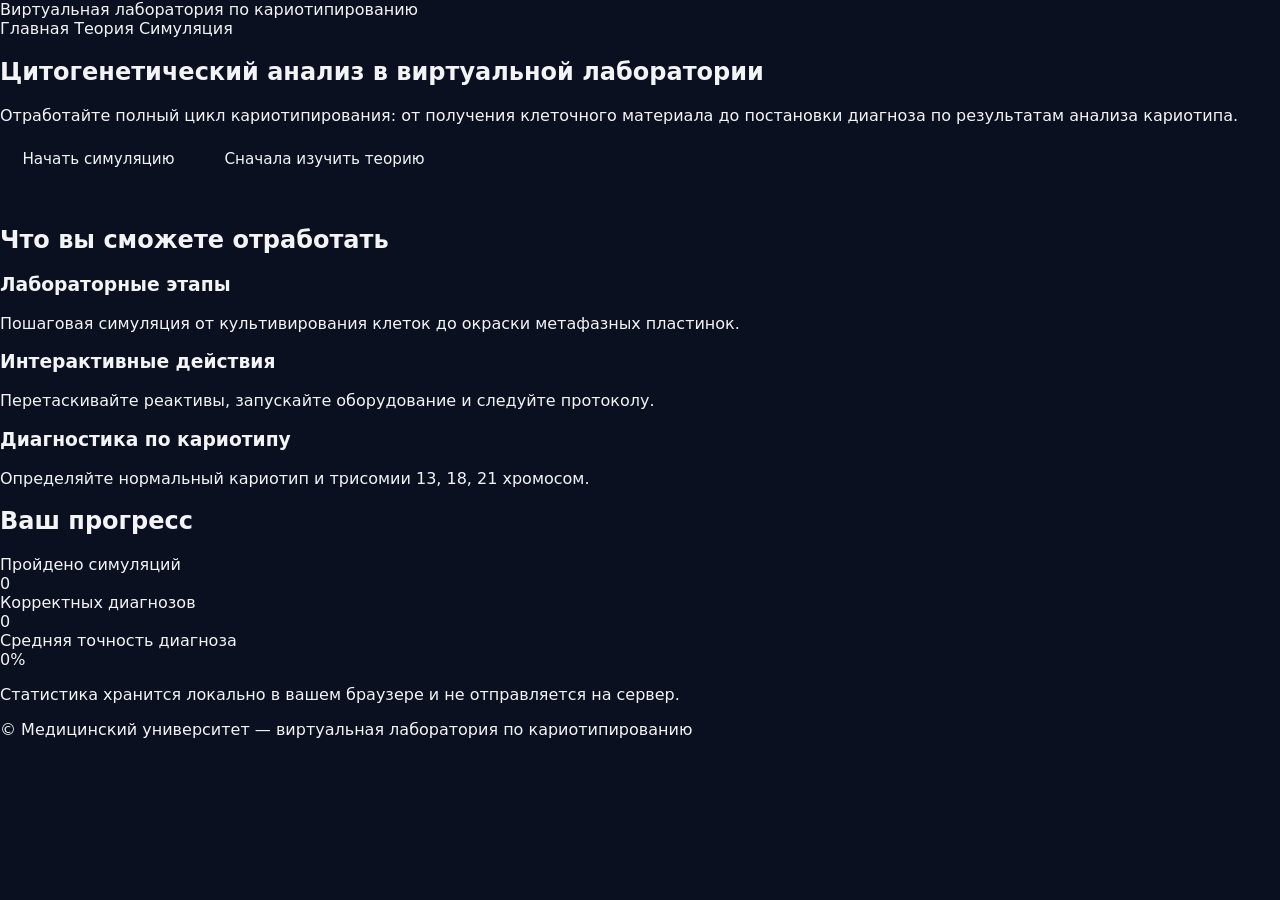
<file: index.htm>
<!DOCTYPE html>
<html lang="ru">
<head>
  <meta charset="UTF-8" />
  <title>Виртуальная лаборатория по кариотипированию</title>
  <link rel="stylesheet" href="styles.css" />
  <script defer src="main.js"></script>
</head>
<body>
  <header class="header">
    <div class="logo">Виртуальная лаборатория по кариотипированию</div>
    <nav class="nav">
      <a href="index.html" class="nav-link active">Главная</a>
      <a href="theory.html" class="nav-link">Теория</a>
      <a href="simulation.html" class="nav-link">Симуляция</a>
    </nav>
  </header>

  <main class="page page-home">
    <section class="hero">
      <div class="hero-text">
        <h1>Цитогенетический анализ в виртуальной лаборатории</h1>
        <p>
          Отработайте полный цикл кариотипирования: от получения клеточного материала
          до постановки диагноза по результатам анализа кариотипа.
        </p>
        <div class="hero-actions">
          <a class="btn primary" href="simulation.html">Начать симуляцию</a>
          <a class="btn secondary" href="theory.html">Сначала изучить теорию</a>
        </div>
      </div>
      <div class="hero-illustration">
        <div class="hero-lab">
          <div class="hero-microscope"></div>
          <div class="hero-tubes"></div>
        </div>
      </div>
    </section>

    <section class="section">
      <h2>Что вы сможете отработать</h2>
      <div class="features">
        <article class="card">
          <h3>Лабораторные этапы</h3>
          <p>Пошаговая симуляция от культивирования клеток до окраски метафазных пластинок.</p>
        </article>
        <article class="card">
          <h3>Интерактивные действия</h3>
          <p>Перетаскивайте реактивы, запускайте оборудование и следуйте протоколу.</p>
        </article>
        <article class="card">
          <h3>Диагностика по кариотипу</h3>
          <p>Определяйте нормальный кариотип и трисомии 13, 18, 21 хромосом.</p>
        </article>
      </div>
    </section>

    <section class="section section-stats">
      <h2>Ваш прогресс</h2>
      <div class="stats-grid">
        <div class="stat-card">
          <div class="stat-label">Пройдено симуляций</div>
          <div class="stat-value" id="stat-total-runs">0</div>
        </div>
        <div class="stat-card">
          <div class="stat-label">Корректных диагнозов</div>
          <div class="stat-value" id="stat-correct-dx">0</div>
        </div>
        <div class="stat-card">
          <div class="stat-label">Средняя точность диагноза</div>
          <div class="stat-value" id="stat-accuracy">0%</div>
        </div>
      </div>
      <p class="small">
        Статистика хранится локально в вашем браузере и не отправляется на сервер.
      </p>
    </section>
  </main>

  <footer class="footer">
    <span>© Медицинский университет — виртуальная лаборатория по кариотипированию</span>
  </footer>
</body>
</html>
</file>
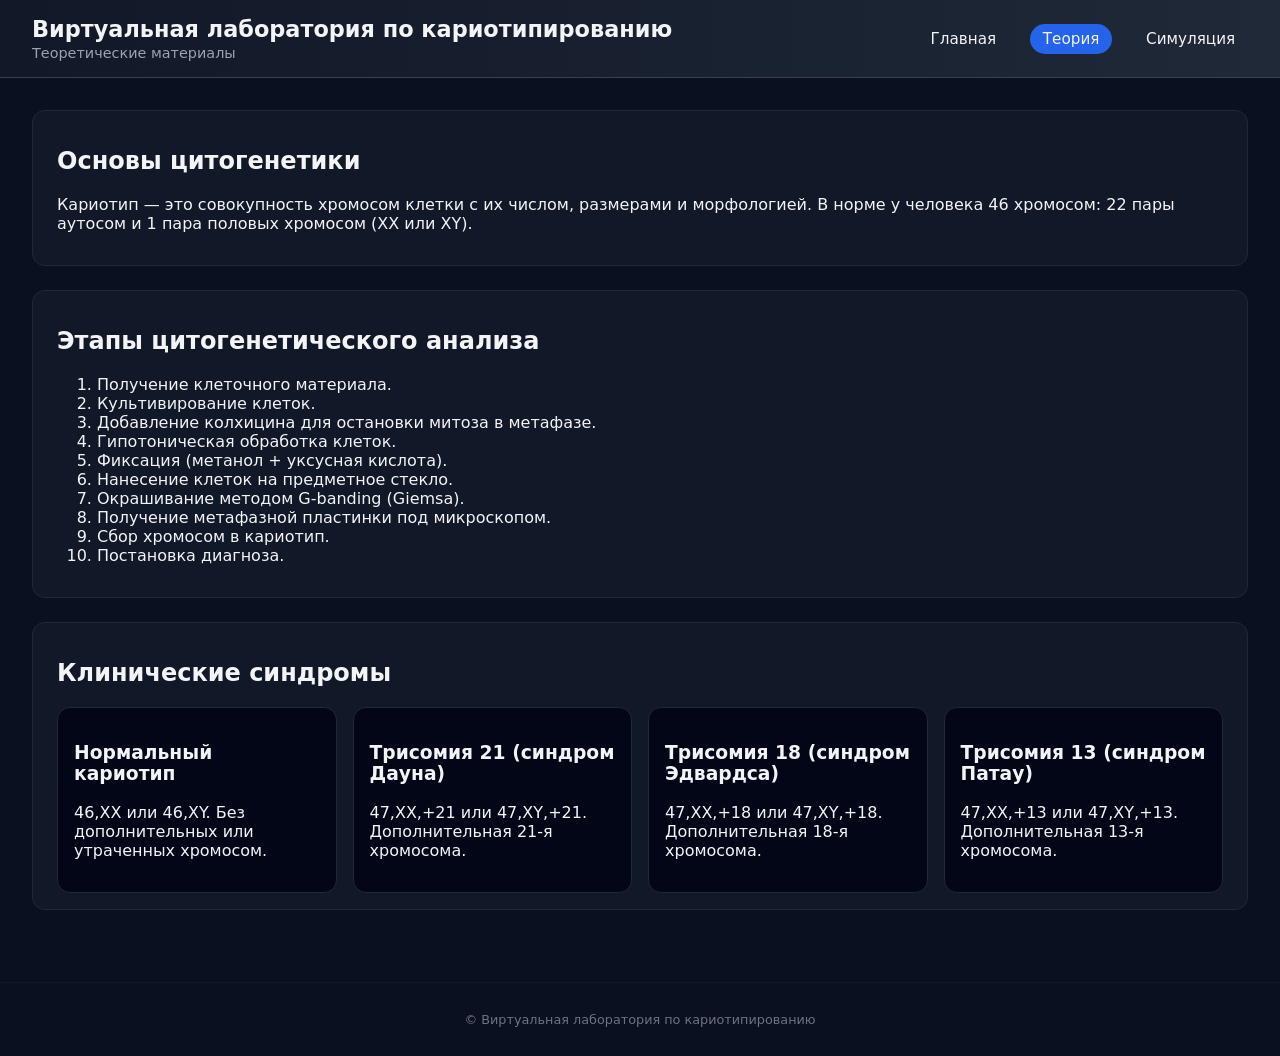
<file: theory.html>
<!DOCTYPE html>
<html lang="ru">
<head>
  <meta charset="UTF-8" />
  <title>Теория — Виртуальная лаборатория кариотипирования</title>
  <link rel="stylesheet" href="styles.css" />
</head>
<body>
  <header class="main-header">
    <div class="logo-title">
      <h1>Виртуальная лаборатория по кариотипированию</h1>
      <p>Теоретические материалы</p>
    </div>
    <nav class="main-nav">
      <a href="index.html">Главная</a>
      <a href="theory.html" class="active">Теория</a>
      <a href="simulation.html">Симуляция</a>
    </nav>
  </header>

  <main class="theory-main">
    <section class="theory-section">
      <h2>Основы цитогенетики</h2>
      <p>
        Кариотип — это совокупность хромосом клетки с их числом, размерами и морфологией.
        В норме у человека 46 хромосом: 22 пары аутосом и 1 пара половых хромосом (XX или XY).
      </p>
    </section>

    <section class="theory-section">
      <h2>Этапы цитогенетического анализа</h2>
      <ol>
        <li>Получение клеточного материала.</li>
        <li>Культивирование клеток.</li>
        <li>Добавление колхицина для остановки митоза в метафазе.</li>
        <li>Гипотоническая обработка клеток.</li>
        <li>Фиксация (метанол + уксусная кислота).</li>
        <li>Нанесение клеток на предметное стекло.</li>
        <li>Окрашивание методом G-banding (Giemsa).</li>
        <li>Получение метафазной пластинки под микроскопом.</li>
        <li>Сбор хромосом в кариотип.</li>
        <li>Постановка диагноза.</li>
      </ol>
    </section>

    <section class="theory-section">
      <h2>Клинические синдромы</h2>
      <div class="theory-grid">
        <article class="theory-card">
          <h3>Нормальный кариотип</h3>
          <p>46,XX или 46,XY. Без дополнительных или утраченных хромосом.</p>
        </article>
        <article class="theory-card">
          <h3>Трисомия 21 (синдром Дауна)</h3>
          <p>47,XX,+21 или 47,XY,+21. Дополнительная 21-я хромосома.</p>
        </article>
        <article class="theory-card">
          <h3>Трисомия 18 (синдром Эдвардса)</h3>
          <p>47,XX,+18 или 47,XY,+18. Дополнительная 18-я хромосома.</p>
        </article>
        <article class="theory-card">
          <h3>Трисомия 13 (синдром Патау)</h3>
          <p>47,XX,+13 или 47,XY,+13. Дополнительная 13-я хромосома.</p>
        </article>
      </div>
    </section>
  </main>

  <footer class="main-footer">
    <p>© Виртуальная лаборатория по кариотипированию</p>
  </footer>
</body>
</html>
  </script>
</body>
</html>
</file>
<file: styles.css>
/* Базовые стили */

*,
*::before,
*::after {
  box-sizing: border-box;
}

body {
  margin: 0;
  font-family: system-ui, -apple-system, BlinkMacSystemFont, "Segoe UI", sans-serif;
  background-color: #0b1020;
  color: #f3f4f6;
}

a {
  color: inherit;
  text-decoration: none;
}

img {
  max-width: 100%;
  display: block;
}

/* Шапка и навигация */

.main-header {
  display: flex;
  align-items: center;
  justify-content: space-between;
  padding: 1rem 2rem;
  background: linear-gradient(90deg, #111827, #1f2937);
  border-bottom: 1px solid #374151;
}

.logo-title h1 {
  margin: 0;
  font-size: 1.4rem;
}

.logo-title p {
  margin: 0.2rem 0 0;
  font-size: 0.9rem;
  color: #9ca3af;
}

.main-nav a {
  margin-left: 1rem;
  padding: 0.4rem 0.8rem;
  border-radius: 999px;
  font-size: 0.95rem;
}

.main-nav a:hover {
  background-color: #111827;
}

.main-nav a.active {
  background-color: #2563eb;
}

/* Кнопки */

.btn {
  display: inline-flex;
  align-items: center;
  justify-content: center;
  border-radius: 999px;
  padding: 0.6rem 1.4rem;
  border: none;
  cursor: pointer;
  font-weight: 500;
  font-size: 0.95rem;
}

.btn-primary {
  background: linear-gradient(135deg, #2563eb, #4f46e5);
  color: #fff;
}

.btn-secondary {
  background-color: #111827;
  color: #e5e7eb;
  border: 1px solid #4b5563;
}

.btn:hover {
  filter: brightness(1.1);
}

/* Главная */

.home-main {
  padding: 2rem;
}

.hero {
  display: flex;
  flex-wrap: wrap;
  gap: 2rem;
  margin-bottom: 3rem;
  align-items: center;
}

.hero-text {
  flex: 1 1 280px;
}

.hero-text h2 {
  font-size: 1.8rem;
  margin-bottom: 0.8rem;
}

.hero-buttons {
  margin-top: 1.5rem;
  display: flex;
  gap: 1rem;
}

.hero-visual {
  flex: 1 1 260px;
}

.hero-lab-preview {
  position: relative;
  border-radius: 1rem;
  overflow: hidden;
  box-shadow: 0 20px 40px rgba(0, 0, 0, 0.5);
}

.hero-lab-preview img {
  width: 100%;
  height: auto;
  display: block;
}

.hero-lab-overlay {
  position: absolute;
  inset: 0;
  pointer-events: none;
}

.hero-microscope {
  position: absolute;
  bottom: 5%;
  right: 5%;
  width: 28%;
}

.hero-incubator {
  position: absolute;
  bottom: 8%;
  left: 8%;
  width: 24%;
}

.hero-tube {
  position: absolute;
  bottom: 10%;
  left: 45%;
  width: 10%;
}

.home-features h2 {
  margin-bottom: 1rem;
}

.features-grid {
  display: grid;
  gap: 1rem;
  grid-template-columns: repeat(auto-fit, minmax(220px, 1fr));
}

.feature-card {
  background-color: #111827;
  border-radius: 0.8rem;
  padding: 1rem;
  border: 1px solid #1f2937;
}

/* Теория */

.theory-main {
  padding: 2rem;
}

.theory-section {
  background-color: #111827;
  border-radius: 0.8rem;
  padding: 1rem 1.5rem;
  margin-bottom: 1.5rem;
  border: 1px solid #1f2937;
}

.theory-grid {
  display: grid;
  gap: 1rem;
  grid-template-columns: repeat(auto-fit, minmax(220px, 1fr));
}

.theory-card {
  background-color: #020617;
  border-radius: 0.8rem;
  padding: 1rem;
  border: 1px solid #1f2937;
}

/* Симуляция: общая раскладка */

.lab-main {
  padding: 1.5rem;
}

.lab-toolbar {
  display: flex;
  gap: 1rem;
  align-items: center;
  justify-content: space-between;
  margin-bottom: 1rem;
  background-color: #111827;
  border-radius: 0.8rem;
  padding: 0.8rem 1rem;
  border: 1px solid #1f2937;
}

.lab-toolbar .case-info p {
  margin: 0;
  font-size: 0.9rem;
}

.lab-layout {
  display: grid;
  grid-template-columns: minmax(220px, 260px) minmax(0, 1fr) minmax(220px, 260px);
  gap: 1rem;
}

/* Боковые панели */

.sidebar {
  background-color: #111827;
  border-radius: 0.8rem;
  padding: 1rem;
  border: 1px solid #1f2937;
}

.sidebar h3 {
  margin-top: 0;
}

.inventory {
  display: grid;
  gap: 0.8rem;
}

.reagent {
  background-color: #020617;
  border-radius: 0.6rem;
  padding: 0.5rem;
  border: 1px solid #1f2937;
  cursor: grab;
  display: flex;
  align-items: center;
  gap: 0.5rem;
}

.reagent span {
  font-size: 0.9rem;
}

.reagent img {
  width: 34px;
  height: 34px;
  object-fit: contain;
}

/* Лабораторный стол */

.lab-area {
  background-color: #020617;
  border-radius: 0.8rem;
  padding: 0.8rem;
  border: 1px solid #1f2937;
  position: relative;
}

.lab-background img {
  width: 100%;
  border-radius: 0.6rem;
  filter: brightness(0.6);
}

.workbench {
  position: absolute;
  inset: 0.8rem;
  display: grid;
  grid-template-columns: repeat(3, 1fr);
  grid-template-rows: 5fr 2fr;
  gap: 0.8rem;
  pointer-events: none;
}

.drop-zone,
.equipment {
  pointer-events: auto;
}

/* Зоны и оборудование */

.drop-zone {
  background-color: rgba(15, 23, 42, 0.9);
  border-radius: 0.6rem;
  border: 1px dashed #4b5563;
  display: flex;
  flex-direction: column;
  align-items: center;
  justify-content: center;
  color: #e5e7eb;
  font-size: 0.9rem;
  text-align: center;
  padding: 0.5rem;
}

.drop-zone img {
  width: 40px;
  height: 40px;
  object-fit: contain;
  margin-bottom: 0.3rem;
}

.tube-zone {
  grid-column: 1 / 2;
  grid-row: 1 / 2;
}

.slide-zone {
  grid-column: 2 / 3;
  grid-row: 1 / 2;
}

.stain-zone {
  grid-column: 3 / 4;
  grid-row: 1 / 2;
}

.equipment {
  background-color: rgba(15, 23, 42, 0.95);
  border-radius: 0.6rem;
  border: 1px solid #4b5563;
  display: inline-flex;
  flex-direction: column;
  align-items: center;
  justify-content: center;
  color: #e5e7eb;
  font-size: 0.9rem;
  padding: 0.4rem;
  cursor: pointer;
}

.equipment img {
  width: 48px;
  height: 48px;
  object-fit: contain;
  margin-bottom: 0.2rem;
}

.incubator {
  grid-column: 1 / 2;
  grid-row: 2 / 3;
}

.centrifuge {
  grid-column: 2 / 3;
  grid-row: 2 / 3;
}

.microscope {
  grid-column: 3 / 4;
  grid-row: 2 / 3;
}

/* Подсветка текущих целей */

.highlight-target {
  box-shadow: 0 0 0 2px #22c55e;
}

.drop-zone.highlighted,
.equipment.highlighted {
  box-shadow: 0 0 0 2px #22c55e;
  border-color: #22c55e;
}

/* Журнал */

.action-log {
  position: relative;
  z-index: 1;
  margin-top: 10.5rem; /* чтобы выйти из-под absolute workbench */
  background-color: rgba(15, 23, 42, 0.95);
  border-radius: 0.6rem;
  padding: 0.6rem 0.8rem;
  border: 1px solid #1f2937;
}

.action-log h3 {
  margin-top: 0;
  font-size: 0.95rem;
}

#action-log-list {
  list-style: none;
  margin: 0;
  padding: 0;
  max-height: 180px;
  overflow-y: auto;
  font-size: 0.85rem;
}

#action-log-list li {
  padding: 0.2rem 0;
  border-bottom: 1px solid #111827;
}

/* Правая панель */

.feedback {
  margin-top: 1rem;
  padding: 0.6rem;
  border-radius: 0.6rem;
  font-size: 0.9rem;
  min-height: 48px;
}

.feedback.error {
  background-color: rgba(239, 68, 68, 0.12);
  border: 1px solid #ef4444;
  color: #fecaca;
}

.feedback.success {
  background-color: rgba(22, 163, 74, 0.12);
  border: 1px solid #22c55e;
  color: #bbf7d0;
}

/* Модальные окна */

.modal {
  position: fixed;
  inset: 0;
  background-color: rgba(15, 23, 42, 0.85);
  display: flex;
  align-items: center;
  justify-content: center;
  z-index: 40;
}

.modal.hidden {
  display: none;
}

.modal-content {
  background-color: #020617;
  border-radius: 0.8rem;
  padding: 1rem 1.5rem;
  border: 1px solid #1f2937;
  max-width: 640px;
  width: 90%;
  position: relative;
}

.modal-close {
  position: absolute;
  top: 0.4rem;
  right: 0.6rem;
  background: none;
  border: none;
  color: #9ca3af;
  font-size: 1.4rem;
  cursor: pointer;
}

.modal-content img {
  margin: 0.5rem auto;
  max-height: 320px;
}

/* Кариотип */

.karyotype-view {
  background-color: #020617;
  border-radius: 0.6rem;
  padding: 0.5rem;
  border: 1px solid #1f2937;
  margin-bottom: 0.8rem;
  text-align: center;
}

/* Формы */

label {
  display: block;
  margin-bottom: 0.6rem;
  font-size: 0.95rem;
}

input[type="text"],
select {
  width: 100%;
  padding: 0.4rem 0.6rem;
  border-radius: 0.4rem;
  border: 1px solid #4b5563;
  background-color: #020617;
  color: #e5e7eb;
}

/* Подвал */

.main-footer {
  text-align: center;
  padding: 1rem;
  font-size: 0.8rem;
  color: #6b7280;
  border-top: 1px solid #111827;
  margin-top: 1rem;
}

/* Адаптивность */

@media (max-width: 960px) {
  .lab-layout {
    grid-template-columns: minmax(0, 1fr);
  }

  .lab-area {
    min-height: 420px;
  }

  .workbench {
    position: static;
    margin-top: 0.8rem;
  }

  .lab-background img {
    display: none;
  }
}

@media (max-width: 720px) {
  .lab-toolbar {
    flex-direction: column;
    align-items: flex-start;
  }
}
</file>
